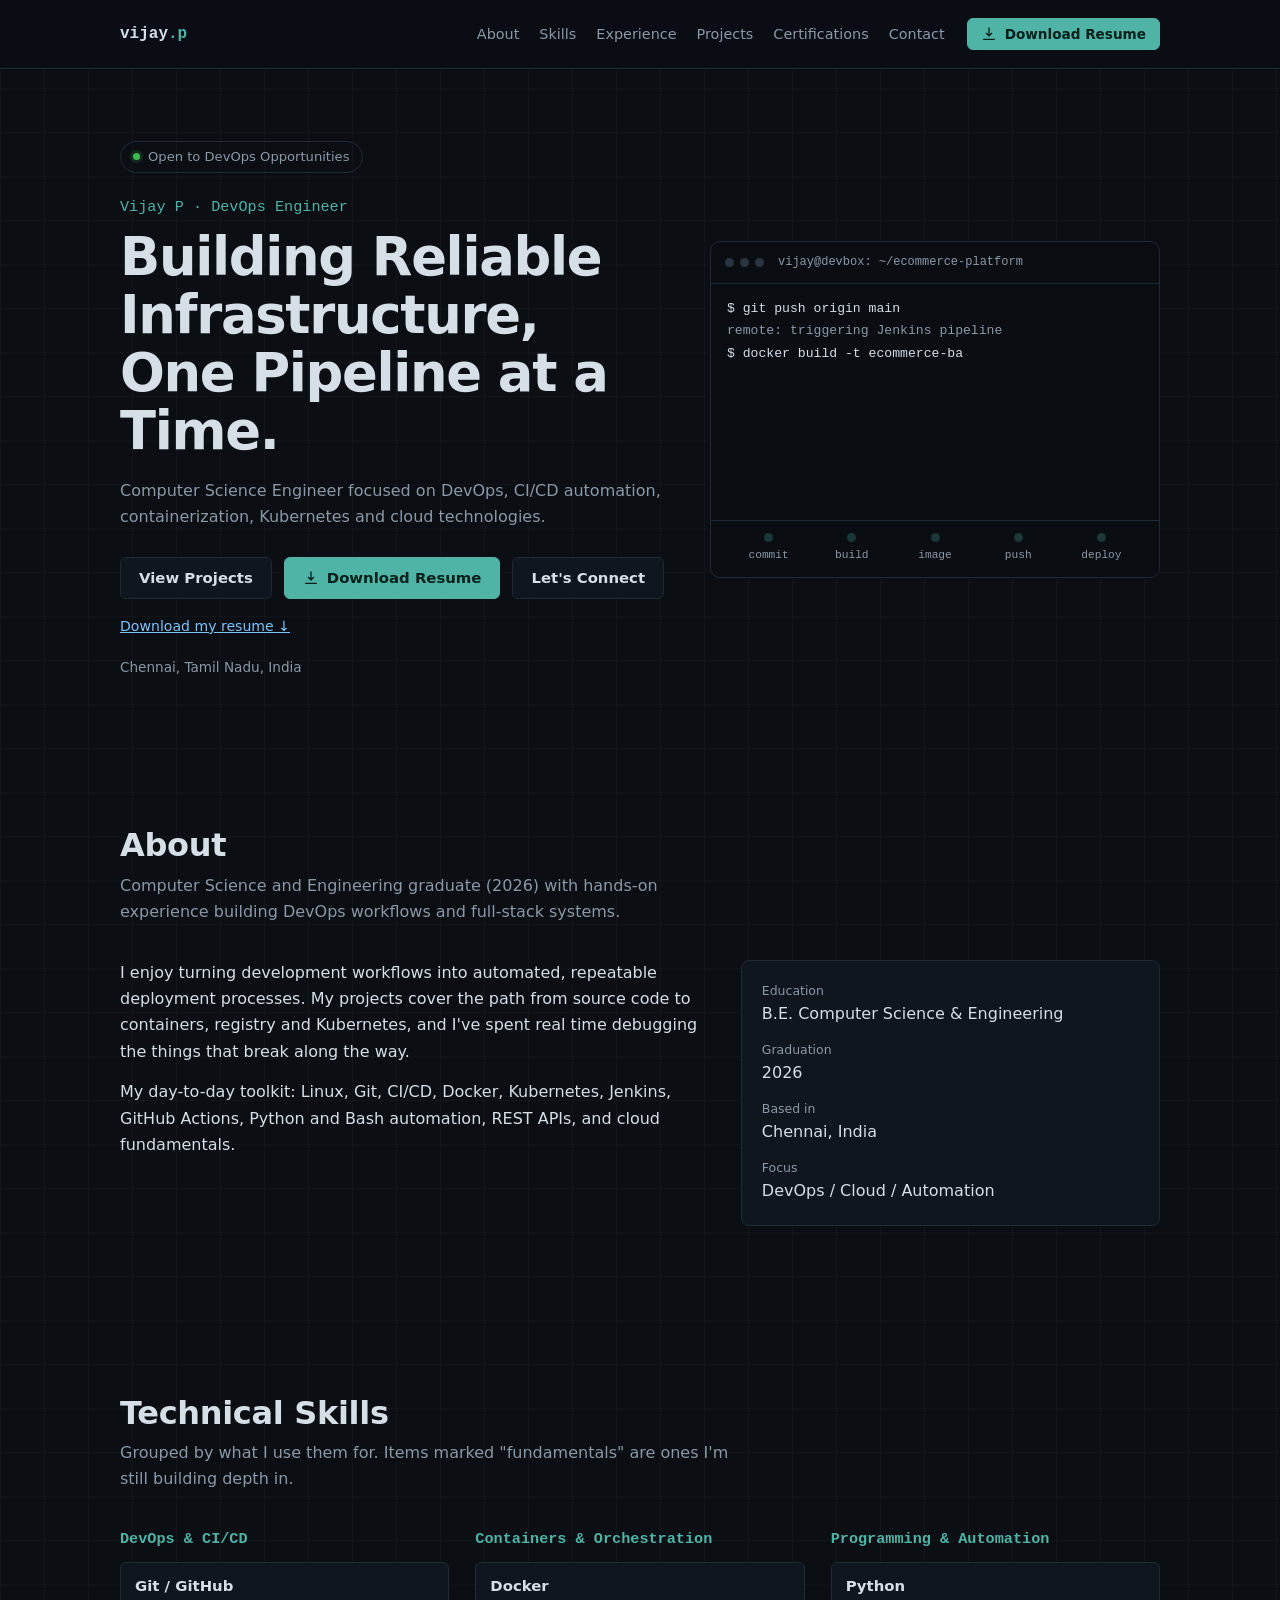
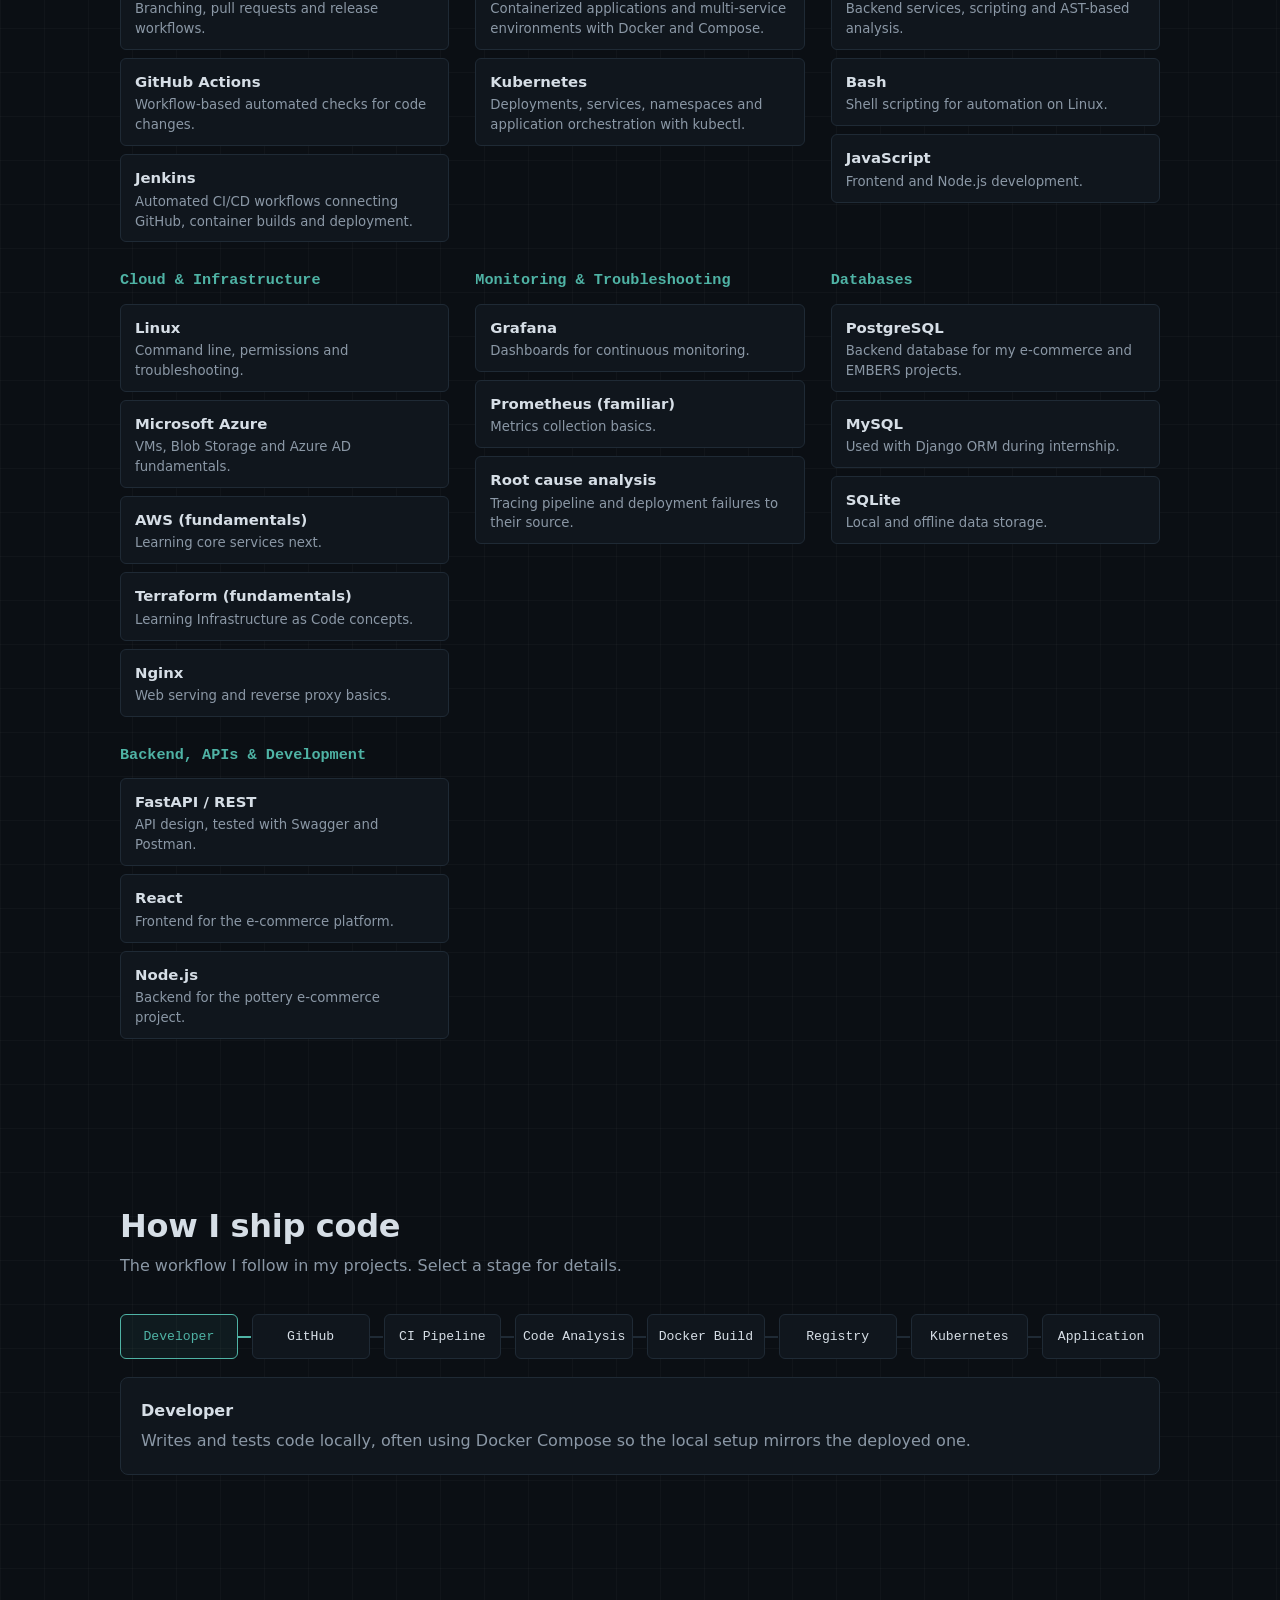
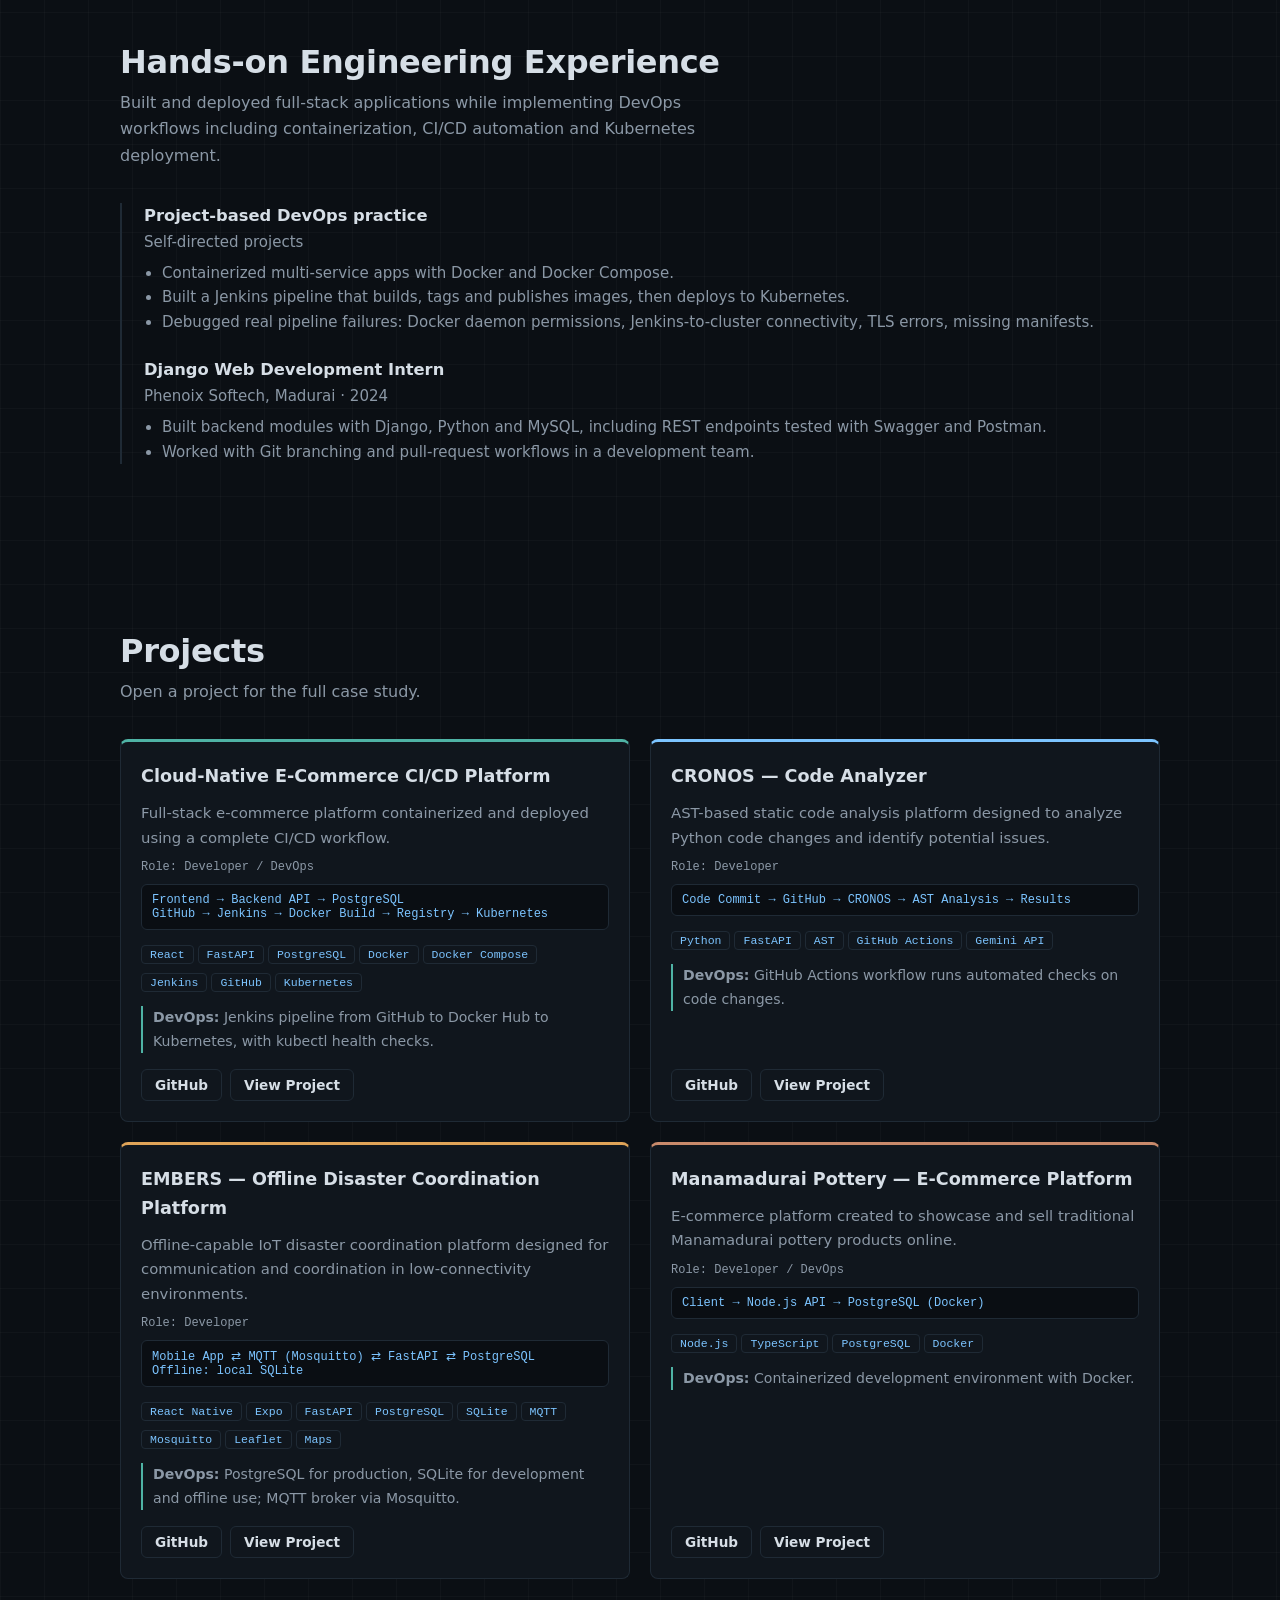
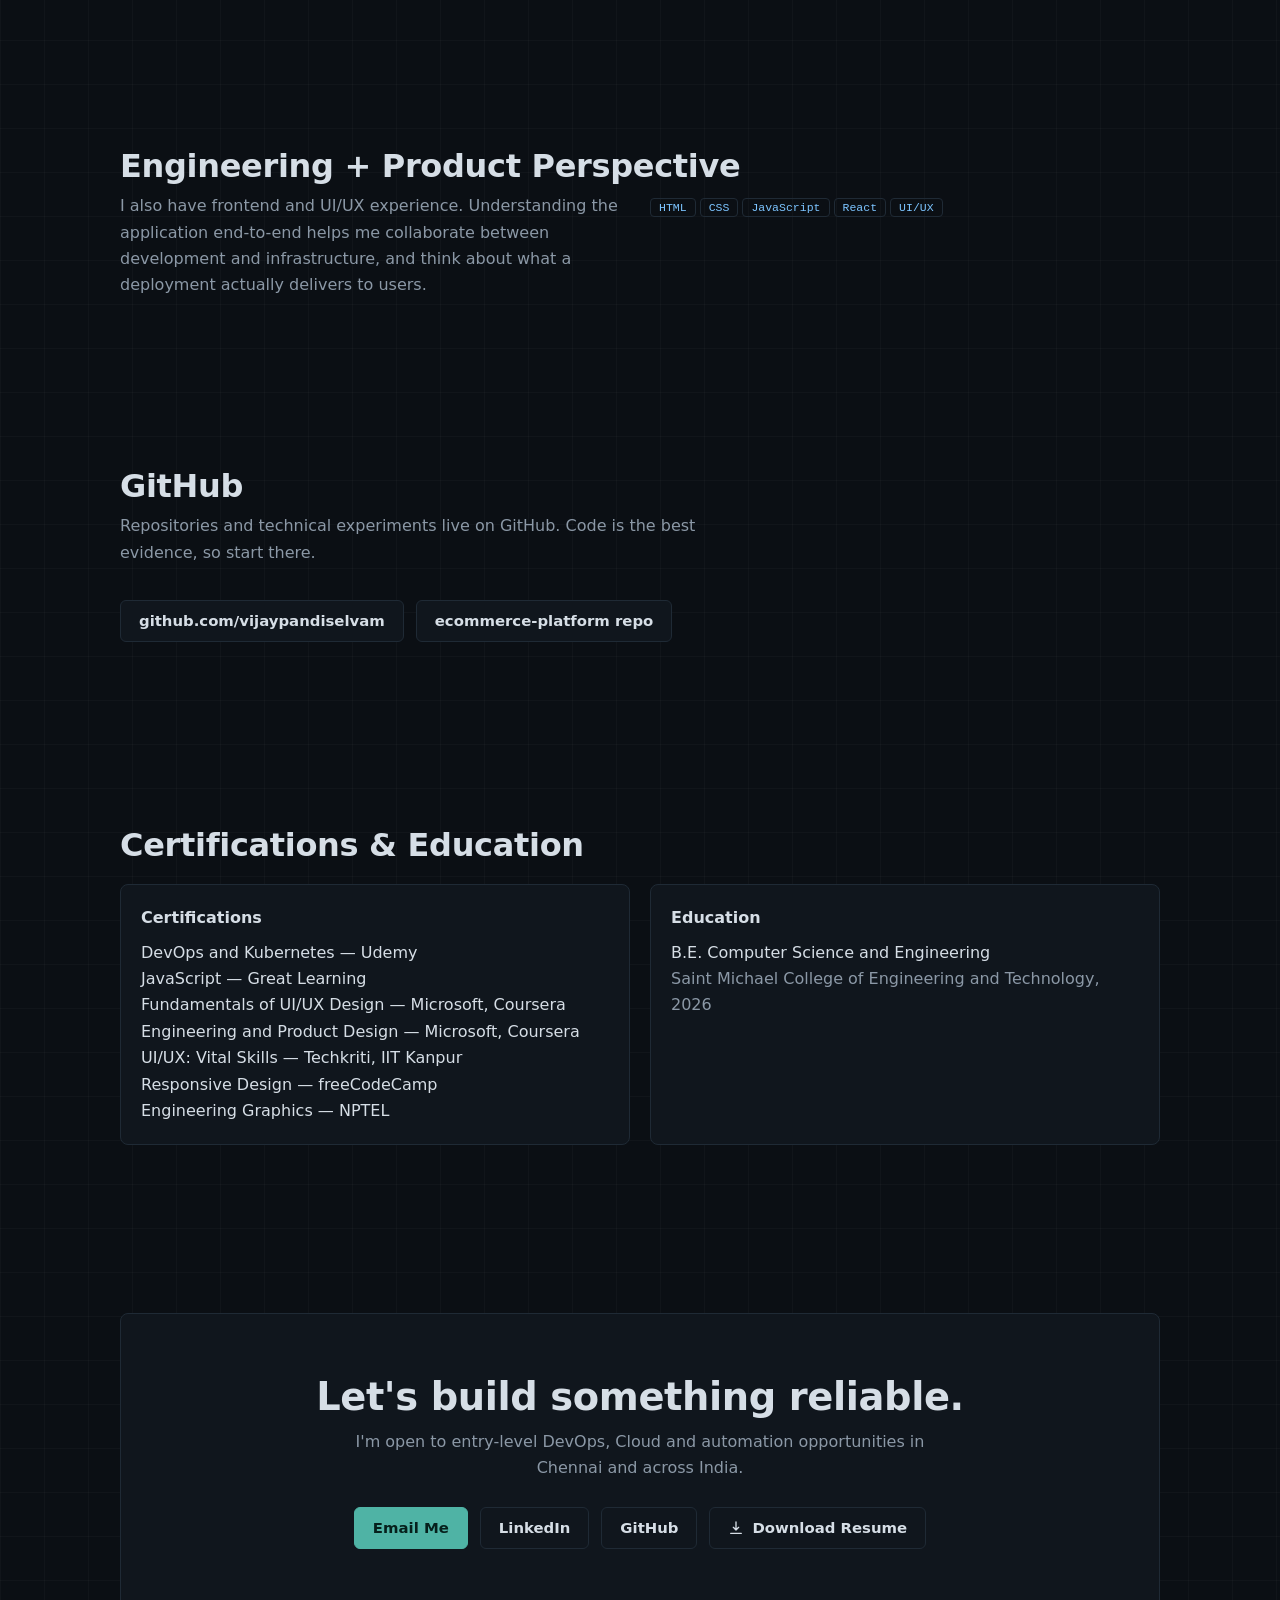
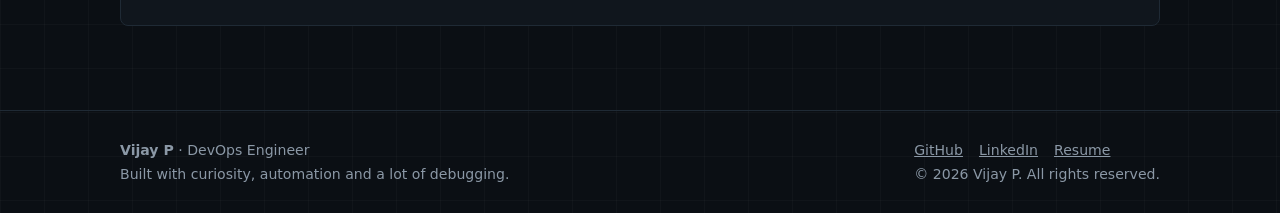
<file: public/index.html>
<!DOCTYPE html>
<html lang="en">
<head>
<meta charset="utf-8">
<meta name="viewport" content="width=device-width,initial-scale=1">
<title>Vijay P | DevOps Engineer | CI/CD | Docker | Kubernetes</title>
<meta name="description" content="Vijay P is a Computer Science Engineer specializing in DevOps, CI/CD automation, Docker, Kubernetes, Jenkins and cloud technologies.">
<meta property="og:type" content="website">
<meta property="og:title" content="Vijay P | DevOps Engineer | CI/CD | Docker | Kubernetes">
<meta property="og:description" content="Computer Science Engineer focused on DevOps, CI/CD automation, containerization, Kubernetes and cloud technologies.">
<meta name="theme-color" content="#0b0f14">
<link rel="icon" href="data:image/svg+xml,<svg xmlns='http://www.w3.org/2000/svg' viewBox='0 0 32 32'><rect width='32' height='32' rx='6' fill='%230b0f14'/><text x='16' y='22' font-size='16' text-anchor='middle' fill='%234fb3a5' font-family='monospace'>vp</text></svg>">
<style>
:root{--bg:#0b0f14;--pn:#10161d;--bd:#1f2a35;--tx:#d6dee6;--mu:#8b98a6;--ac:#4fb3a5;--ac2:#7cc4ff;--r:8px;--mono:ui-monospace,"JetBrains Mono","SF Mono",Menlo,Consolas,monospace;--sans:system-ui,-apple-system,"Segoe UI",Roboto,sans-serif}
*{box-sizing:border-box;margin:0}html{scroll-behavior:smooth;scroll-padding-top:72px}
body{background:var(--bg);color:var(--tx);font:16px/1.65 var(--sans);overflow-x:hidden;background-image:linear-gradient(#ffffff06 1px,transparent 1px),linear-gradient(90deg,#ffffff06 1px,transparent 1px);background-size:44px 44px}
a{color:inherit}img,svg{max-width:100%}
:focus-visible{outline:2px solid var(--ac2);outline-offset:3px}
.w{max-width:1080px;margin:0 auto;padding:0 20px}
section{padding:84px 0}
h2{font-size:clamp(1.5rem,3vw,2rem);line-height:1.2;margin-bottom:8px;letter-spacing:-.01em}
.sub{color:var(--mu);max-width:62ch;margin-bottom:34px}
.mono{font-family:var(--mono)}
/* nav */
header{position:sticky;top:0;z-index:20;background:#0b0f14e6;backdrop-filter:blur(8px);border-bottom:1px solid var(--bd);transition:padding .2s}
.nv{display:flex;align-items:center;gap:22px;height:68px;transition:height .2s}
header.sm .nv{height:52px}
.logo{font-weight:700;text-decoration:none;font-family:var(--mono);margin-right:auto}
.logo span{color:var(--ac)}
nav ul{display:flex;gap:20px;list-style:none;padding:0}
nav a{color:var(--mu);text-decoration:none;font-size:.9rem;transition:color .15s}nav a:hover{color:var(--tx)}
.btn{display:inline-flex;align-items:center;gap:8px;padding:11px 18px;border-radius:6px;border:1px solid var(--bd);background:var(--pn);color:var(--tx);text-decoration:none;font:600 .93rem var(--sans);cursor:pointer;transition:transform .15s,border-color .15s,background .15s}
.btn:hover{transform:translateY(-2px);border-color:var(--ac)}
.btn.p{background:var(--ac);border-color:var(--ac);color:#06201c}.btn.p:hover{background:#63c4b6}
.btn.s{padding:7px 13px;font-size:.85rem}
.btn svg{width:16px;height:16px}
#mb{display:none;background:none;border:1px solid var(--bd);color:var(--tx);border-radius:6px;width:40px;height:38px;font-size:1.2rem;cursor:pointer}
/* hero */
#hero{padding:72px 0 64px}
.hg{display:grid;grid-template-columns:1.1fr .9fr;gap:40px;align-items:center}
.st{display:inline-flex;align-items:center;gap:8px;font-size:.82rem;color:var(--mu);border:1px solid var(--bd);border-radius:20px;padding:4px 12px;margin-bottom:22px}
.st i{width:7px;height:7px;border-radius:50%;background:#3fb950;box-shadow:0 0 0 3px #3fb95026}
h1{font-size:clamp(2rem,5vw,3.3rem);line-height:1.1;letter-spacing:-.025em;margin-bottom:18px}
.id{font-family:var(--mono);color:var(--ac);margin-bottom:8px;font-size:.95rem}
.lead{color:var(--mu);max-width:54ch;margin-bottom:26px}
.cta{display:flex;flex-wrap:wrap;gap:12px;margin-bottom:16px}
.dl{font-size:.88rem;color:var(--mu)}.dl a{color:var(--ac2)}
.loc{font-size:.85rem;color:var(--mu);margin-top:18px}
.term{background:#0a0e13;border:1px solid var(--bd);border-radius:10px;font:.82rem/1.7 var(--mono);overflow:hidden}
.tb{display:flex;gap:6px;padding:10px 14px;border-bottom:1px solid var(--bd);align-items:center;color:var(--mu);font-size:.75rem}
.tb b{width:9px;height:9px;border-radius:50%;background:#2a3541}
.tb span{margin-left:8px}
#tt{padding:14px 16px;min-height:236px;white-space:pre-wrap;word-break:break-word}
.o{color:var(--mu)}.g{color:#3fb950}.c::after{content:"▌";animation:bl 1s steps(2) infinite;color:var(--ac)}
@keyframes bl{50%{opacity:0}}
.mini{display:flex;align-items:center;padding:12px 16px;border-top:1px solid var(--bd);gap:0}
.mini span{font-size:.7rem;color:var(--mu);text-align:center;flex:1}
.mini span::before{content:"";display:block;width:9px;height:9px;border-radius:50%;background:var(--ac);margin:0 auto 4px;opacity:.25;animation:pp 5s infinite}
.mini span:nth-child(2)::before{animation-delay:1s}.mini span:nth-child(3)::before{animation-delay:2s}.mini span:nth-child(4)::before{animation-delay:3s}.mini span:nth-child(5)::before{animation-delay:4s}
@keyframes pp{0%,20%,100%{opacity:.25}8%{opacity:1}}
/* about/skills */
.ab{display:grid;grid-template-columns:1.4fr 1fr;gap:34px}
.ab p+p{margin-top:14px}
.card{background:var(--pn);border:1px solid var(--bd);border-radius:var(--r);padding:20px}
.pf dt{font-size:.78rem;color:var(--mu)}.pf dd{margin-bottom:12px}.pf dd:last-child{margin:0}
.sg{display:grid;grid-template-columns:repeat(auto-fit,minmax(300px,1fr));gap:26px}
.sg h3,.sg h4{font-size:.95rem;margin-bottom:10px;font-family:var(--mono);color:var(--ac)}
.sk{display:grid;gap:8px}
.sk div{border:1px solid var(--bd);border-radius:6px;padding:10px 14px;background:var(--pn);transition:border-color .15s}
.sk div:hover{border-color:#34495c}
.sk b{font-size:.93rem}.sk small{display:block;color:var(--mu);font-size:.83rem;line-height:1.5}
.tag{display:inline-block;font:.72rem var(--mono);color:var(--ac2);border:1px solid var(--bd);padding:2px 8px;border-radius:4px;margin:0 4px 4px 0}
.tag.l{color:var(--mu)}
/* workflow */
.fl{display:flex;flex-wrap:wrap;gap:0;align-items:stretch;margin-bottom:18px}
.fl button{flex:1 1 100px;background:var(--pn);border:1px solid var(--bd);color:var(--tx);padding:14px 6px;font:.82rem var(--mono);cursor:pointer;position:relative;margin-right:14px;border-radius:6px;transition:border-color .15s,background .15s}
.fl button:last-child{margin:0}
.fl button::after{content:"";position:absolute;left:100%;top:50%;width:14px;height:2px;background:var(--bd)}
.fl button:last-child::after{display:none}
.fl button:hover{border-color:#34495c}
.fl button[aria-selected=true]{border-color:var(--ac);background:#4fb3a512;color:var(--ac)}
.fl button[aria-selected=true]::after{background:var(--ac)}
#fd{min-height:88px}#fd h3{font-size:1rem;margin-bottom:4px}#fd p{color:var(--mu)}
/* experience */
.tl{border-left:2px solid var(--bd);padding-left:22px;display:grid;gap:22px}
.tl h3{font-size:1.02rem}.tl p,.tl li{color:var(--mu);font-size:.94rem}.tl ul{padding-left:18px;margin-top:6px}
/* projects */
.pg{display:grid;grid-template-columns:repeat(2,1fr);gap:20px}
.pj{display:flex;flex-direction:column;gap:10px;transition:transform .2s,border-color .2s;position:relative}
.pj:hover,.pj:focus-within{transform:translateY(-4px);border-color:var(--ac)}
.pj h3{font-size:1.1rem}.pj p{color:var(--mu);font-size:.93rem}
.pj .role{font:.75rem var(--mono);color:var(--mu)}
.pj .dv{font-size:.88rem;border-left:2px solid var(--ac);padding-left:10px}
.pj .ar{font:.75rem var(--mono);color:var(--ac2);background:#0a0e13;border:1px solid var(--bd);border-radius:6px;padding:8px 10px;overflow-wrap:anywhere}
.pj .bt{display:flex;gap:8px;flex-wrap:wrap;margin-top:auto;padding-top:6px}
.pj.cr{border-top:3px solid var(--ac2)}.pj.em{border-top:3px solid #e0a458}.pj.po{border-top:3px solid #c98a6b}.pj.ec{border-top:3px solid var(--ac)}
dialog{background:var(--bg);color:var(--tx);border:1px solid var(--bd);border-radius:12px;width:min(820px,94vw);max-height:90vh;padding:0}
dialog::backdrop{background:#000b;}
dialog[open]{animation:dg .2s ease-out}@keyframes dg{from{opacity:0;transform:translateY(10px)}}
.dh{position:sticky;top:0;background:var(--bg);border-bottom:1px solid var(--bd);padding:16px 22px;display:flex;justify-content:space-between;gap:12px;align-items:start}
.dh h3{font-size:1.15rem}
.db{padding:6px 22px 24px}.db h4{font:600 .82rem var(--mono);color:var(--ac);margin:22px 0 6px}
.db p,.db li{color:var(--mu);font-size:.94rem}.db ul{padding-left:18px}
.db pre{font:.78rem/1.6 var(--mono);background:#0a0e13;border:1px solid var(--bd);border-radius:6px;padding:12px;overflow-x:auto;color:var(--ac2)}
/* misc */
.two{display:grid;grid-template-columns:1fr 1fr;gap:20px}
.ct{text-align:center;padding:60px 20px}.ct h2{font-size:clamp(1.7rem,4vw,2.4rem)}.ct .sub{margin:0 auto 26px}.ct .cta{justify-content:center}
footer{border-top:1px solid var(--bd);padding:28px 0;color:var(--mu);font-size:.88rem}
.fw{display:flex;flex-wrap:wrap;justify-content:space-between;gap:16px}
footer a{color:var(--mu);margin-right:16px}footer a:hover{color:var(--tx)}
.rv{opacity:0;transform:translateY(14px);transition:opacity .5s,transform .5s}.rv.in{opacity:1;transform:none}
@media(max-width:860px){
 #mb{display:block}nav{position:absolute;top:100%;left:0;right:0;background:var(--bg);border-bottom:1px solid var(--bd);display:none;padding:12px 20px}
 nav.o1{display:block}nav ul{flex-direction:column;gap:14px}
 .hg,.ab,.pg,.two{grid-template-columns:1fr}.nv>.btn.s{display:none}section{padding:60px 0}
 .fl button{flex:1 1 44%;margin:0 0 10px}.fl button::after{display:none}
}
@media(prefers-reduced-motion:reduce){*{animation:none!important;transition:none!important;scroll-behavior:auto!important}.rv{opacity:1;transform:none}}
</style>
</head>
<body>
<svg width="0" height="0" style="position:absolute"><symbol id="dli" viewBox="0 0 24 24" fill="none" stroke="currentColor" stroke-width="2" stroke-linecap="round" stroke-linejoin="round"><path d="M12 3v12m0 0l-4-4m4 4l4-4M4 20h16"/></symbol></svg>

<header id="hd"><div class="w nv">
<a class="logo" href="#hero">vijay<span>.p</span></a>
<button id="mb" aria-label="Toggle menu" aria-expanded="false" aria-controls="nav">☰</button>
<nav id="nav" aria-label="Main"><ul>
<li><a href="#about">About</a></li><li><a href="#skills">Skills</a></li><li><a href="#experience">Experience</a></li><li><a href="#projects">Projects</a></li><li><a href="#certs">Certifications</a></li><li><a href="#contact">Contact</a></li>
</ul></nav>
<a class="btn s p" data-resume download><svg><use href="#dli"/></svg>Download Resume</a>
</div></header>

<main>
<section id="hero"><div class="w hg">
<div>
<div class="st"><i></i>Open to DevOps Opportunities</div>
<p class="id">Vijay P · DevOps Engineer</p>
<h1>Building Reliable Infrastructure,<br>One Pipeline at a Time.</h1>
<p class="lead">Computer Science Engineer focused on DevOps, CI/CD automation, containerization, Kubernetes and cloud technologies.</p>
<div class="cta">
<a class="btn" href="#projects">View Projects</a>
<a class="btn p" data-resume download><svg><use href="#dli"/></svg>Download Resume</a>
<a class="btn" href="#contact">Let's Connect</a>
</div>
<p class="dl"><a data-resume download>Download my resume ↓</a></p>
<p class="loc">Chennai, Tamil Nadu, India</p>
</div>
<div class="term" aria-hidden="true">
<div class="tb"><b></b><b></b><b></b><span>vijay@devbox: ~/ecommerce-platform</span></div>
<div id="tt"></div>
<div class="mini"><span>commit</span><span>build</span><span>image</span><span>push</span><span>deploy</span></div>
</div>
</div></section>

<section id="about"><div class="w">
<h2>About</h2><p class="sub">Computer Science and Engineering graduate (2026) with hands-on experience building DevOps workflows and full-stack systems.</p>
<div class="ab rv">
<div>
<p>I enjoy turning development workflows into automated, repeatable deployment processes. My projects cover the path from source code to containers, registry and Kubernetes, and I've spent real time debugging the things that break along the way.</p>
<p>My day-to-day toolkit: Linux, Git, CI/CD, Docker, Kubernetes, Jenkins, GitHub Actions, Python and Bash automation, REST APIs, and cloud fundamentals.</p>
</div>
<dl class="card pf">
<dt>Education</dt><dd>B.E. Computer Science &amp; Engineering</dd>
<dt>Graduation</dt><dd>2026</dd>
<dt>Based in</dt><dd>Chennai, India</dd>
<dt>Focus</dt><dd>DevOps / Cloud / Automation</dd>
</dl></div></div></section>

<section id="skills"><div class="w">
<h2>Technical Skills</h2><p class="sub">Grouped by what I use them for. Items marked "fundamentals" are ones I'm still building depth in.</p>
<div class="sg rv" id="sg"></div>
</div></section>

<section id="workflow"><div class="w">
<h2>How I ship code</h2><p class="sub">The workflow I follow in my projects. Select a stage for details.</p>
<div class="fl" id="fl" role="tablist" aria-label="DevOps workflow stages"></div>
<div class="card" id="fd" role="tabpanel" aria-live="polite"></div>
</div></section>

<section id="experience"><div class="w">
<h2>Hands-on Engineering Experience</h2>
<p class="sub">Built and deployed full-stack applications while implementing DevOps workflows including containerization, CI/CD automation and Kubernetes deployment.</p>
<div class="tl rv">
<div><h3>Project-based DevOps practice</h3><p>Self-directed projects</p>
<ul><li>Containerized multi-service apps with Docker and Docker Compose.</li><li>Built a Jenkins pipeline that builds, tags and publishes images, then deploys to Kubernetes.</li><li>Debugged real pipeline failures: Docker daemon permissions, Jenkins-to-cluster connectivity, TLS errors, missing manifests.</li></ul></div>
<div><h3>Django Web Development Intern</h3><p>Phenoix Softech, Madurai · 2024</p>
<ul><li>Built backend modules with Django, Python and MySQL, including REST endpoints tested with Swagger and Postman.</li><li>Worked with Git branching and pull-request workflows in a development team.</li></ul></div>
</div></div></section>

<section id="projects"><div class="w">
<h2>Projects</h2><p class="sub">Open a project for the full case study.</p>
<div class="pg" id="pg"></div>
</div></section>

<section id="perspective"><div class="w">
<h2>Engineering + Product Perspective</h2>
<div class="two"><p class="sub" style="margin:0">I also have frontend and UI/UX experience. Understanding the application end-to-end helps me collaborate between development and infrastructure, and think about what a deployment actually delivers to users.</p>
<p><span class="tag">HTML</span><span class="tag">CSS</span><span class="tag">JavaScript</span><span class="tag">React</span><span class="tag">UI/UX</span></p></div>
</div></section>

<section id="github"><div class="w">
<h2>GitHub</h2><p class="sub">Repositories and technical experiments live on GitHub. Code is the best evidence, so start there.</p>
<div class="cta"><a class="btn" href="https://github.com/cythonvijay" target="_blank" rel="noopener">github.com/vijaypandiselvam</a><a class="btn" href="https://github.com/cythonvijay/ecommerce-platform" target="_blank" rel="noopener">ecommerce-platform repo</a></div>
</div></section>

<section id="certs"><div class="w">
<h2>Certifications &amp; Education</h2>
<div class="two rv" style="margin-top:20px">
<div class="card"><h3 style="font-size:1rem;margin-bottom:8px">Certifications</h3>
<p>DevOps and Kubernetes — Udemy</p><p>JavaScript — Great Learning</p><p>Fundamentals of UI/UX Design — Microsoft, Coursera</p><p>Engineering and Product Design — Microsoft, Coursera</p><p>UI/UX: Vital Skills — Techkriti, IIT Kanpur</p><p>Responsive Design — freeCodeCamp</p><p>Engineering Graphics — NPTEL</p></div>
<div class="card"><h3 style="font-size:1rem;margin-bottom:8px">Education</h3>
<p>B.E. Computer Science and Engineering</p><p class="o">Saint Michael College of Engineering and Technology, 2026</p></div>
</div></div></section>

<section id="contact"><div class="w"><div class="card ct">
<h2>Let's build something reliable.</h2>
<p class="sub">I'm open to entry-level DevOps, Cloud and automation opportunities in Chennai and across India.</p>
<div class="cta">
<a class="btn p" href="mailto:vijaynisha343@gmail.com">Email Me</a>
<a class="btn" href="https://linkedin.com/in/contact-vijay-p" target="_blank" rel="noopener">LinkedIn</a>
<a class="btn" href="https://github.com/cythonvijay" target="_blank" rel="noopener">GitHub</a>
<a class="btn" data-resume download><svg><use href="#dli"/></svg>Download Resume</a>
</div></div></div></section>
</main>

<footer><div class="w fw">
<div><strong>Vijay P</strong> · DevOps Engineer<br>Built with curiosity, automation and a lot of debugging.</div>
<div><a href="https://github.com/cythonvijay" target="_blank" rel="noopener">GitHub</a><a href="https://linkedin.com/in/contact-vijay-p" target="_blank" rel="noopener">LinkedIn</a><a data-resume download href="#">Resume</a><br>© 2026 Vijay P. All rights reserved.</div>
</div></footer>

<dialog id="dlg" aria-labelledby="dt"><div class="dh"><div><h3 id="dt"></h3><span class="role" id="dr"></span></div><button class="btn s" id="dx" aria-label="Close case study">Close</button></div><div class="db" id="dbd"></div></dialog>

<script>
// Single resume asset: replace this file to update every Download Resume button.
const RESUME="Vijay_P_DevOps_Engineer_Resume.pdf";
document.querySelectorAll("[data-resume]").forEach(a=>{a.href=RESUME;a.setAttribute("download","Vijay_P_DevOps_Engineer_Resume.pdf")});
const GH="https://github.com/cythonvijay";
const $=s=>document.querySelector(s),esc=t=>t;
const reduce=matchMedia("(prefers-reduced-motion:reduce)").matches;

// skills
const SK={"DevOps & CI/CD":[["Git / GitHub","Branching, pull requests and release workflows."],["GitHub Actions","Workflow-based automated checks for code changes."],["Jenkins","Automated CI/CD workflows connecting GitHub, container builds and deployment."]],
"Containers & Orchestration":[["Docker","Containerized applications and multi-service environments with Docker and Compose."],["Kubernetes","Deployments, services, namespaces and application orchestration with kubectl."]],
"Programming & Automation":[["Python","Backend services, scripting and AST-based analysis."],["Bash","Shell scripting for automation on Linux."],["JavaScript","Frontend and Node.js development."]],
"Cloud & Infrastructure":[["Linux","Command line, permissions and troubleshooting."],["Microsoft Azure","VMs, Blob Storage and Azure AD fundamentals."],["AWS (fundamentals)","Learning core services next."],["Terraform (fundamentals)","Learning Infrastructure as Code concepts."],["Nginx","Web serving and reverse proxy basics."]],
"Monitoring & Troubleshooting":[["Grafana","Dashboards for continuous monitoring."],["Prometheus (familiar)","Metrics collection basics."],["Root cause analysis","Tracing pipeline and deployment failures to their source."]],
"Databases":[["PostgreSQL","Backend database for my e-commerce and EMBERS projects."],["MySQL","Used with Django ORM during internship."],["SQLite","Local and offline data storage."]],
"Backend, APIs & Development":[["FastAPI / REST","API design, tested with Swagger and Postman."],["React","Frontend for the e-commerce platform."],["Node.js","Backend for the pottery e-commerce project."]]};
$("#sg").innerHTML=Object.entries(SK).map(([g,a])=>`<div><h3>${g}</h3><div class="sk">${a.map(([n,d])=>`<div><b>${n}</b><small>${d}</small></div>`).join("")}</div></div>`).join("");

// workflow
const WF=[["Developer","Writes and tests code locally, often using Docker Compose so the local setup mirrors the deployed one."],["GitHub","Source of truth. Branches and pull requests; pushes trigger the pipeline."],["CI Pipeline","Jenkins pulls the repository and runs the pipeline stages automatically."],["Code Analysis","Static checks before build. CRONOS explores AST-based rule checks for this stage."],["Docker Build","Frontend and backend are built into versioned container images."],["Registry","Images are published to Docker Hub so the cluster can pull them."],["Kubernetes","Manifests for namespaces, deployments and services roll out the new images."],["Application","The running app, verified with post-deployment health checks."]];
const fl=$("#fl");
WF.forEach((s,i)=>{const b=document.createElement("button");b.textContent=s[0];b.setAttribute("role","tab");b.onclick=()=>pick(i);fl.append(b)});
function pick(i){[...fl.children].forEach((b,j)=>b.setAttribute("aria-selected",i==j));$("#fd").innerHTML=`<h3>${WF[i][0]}</h3><p>${WF[i][1]}</p>`}
pick(0);
if(!reduce){let i=0;const t=setInterval(()=>{if(fl.dataset.u)return clearInterval(t);pick(i=(i+1)%WF.length)},2600);fl.addEventListener("click",()=>fl.dataset.u=1)}

// projects
const P=[
{k:"ec",t:"Cloud-Native E-Commerce CI/CD Platform",d:"Full-stack e-commerce platform containerized and deployed using a complete CI/CD workflow.",tags:["React","FastAPI","PostgreSQL","Docker","Docker Compose","Jenkins","GitHub","Kubernetes"],role:"Developer / DevOps",dv:"Jenkins pipeline from GitHub to Docker Hub to Kubernetes, with kubectl health checks.",arch:"Frontend → Backend API → PostgreSQL\nGitHub → Jenkins → Docker Build → Registry → Kubernetes",gh:"https://github.com/cythonvijay/ecommerce-platform",
ov:"A React, FastAPI and PostgreSQL e-commerce application used as a vehicle to build a complete delivery pipeline.",pr:"Getting an app from source code to a running Kubernetes deployment without manual steps.",
im:["Containerized frontend, backend and PostgreSQL with Docker.","Docker Compose environment for local multi-container development.","Kubernetes manifests for Namespaces, Deployments and Services."],
wf:"GitHub → Jenkins → image build and versioning → Docker Hub → kubectl deploy → post-deployment health checks.",
ch:"Docker daemon permission errors, Jenkins-to-cluster connectivity, TLS certificate errors and missing manifests, each traced to root cause.",lr:"Pipelines fail at the boundaries between tools. Reading logs methodically matters more than knowing the tool list."},
{k:"cr",t:"CRONOS — Code Analyzer",d:"AST-based static code analysis platform designed to analyze Python code changes and identify potential issues.",tags:["Python","FastAPI","AST","GitHub Actions","Gemini API"],role:"Developer",dv:"GitHub Actions workflow runs automated checks on code changes.",arch:"Code Commit → GitHub → CRONOS → AST Analysis → Results",gh:GH,
ov:"A tool that checks proposed Python changes against defined rules by parsing code structure, not executing it.",pr:"Catching rule violations in code changes early and automatically, without running or transmitting the source.",
im:["Python AST parsing to inspect code structure.","FastAPI backend exposing the analysis.","GitHub integration and an automated check workflow.","Optional AI-assisted analysis via the Gemini API."],
wf:"Commit → GitHub → GitHub Actions → CRONOS → analysis results.",ch:"Designing rules that flag real issues without noisy false positives.",lr:"How Python's AST works, and how to put a check into a CI gate."},
{k:"em",t:"EMBERS — Offline Disaster Coordination Platform",d:"Offline-capable IoT disaster coordination platform designed for communication and coordination in low-connectivity environments.",tags:["React Native","Expo","FastAPI","PostgreSQL","SQLite","MQTT","Mosquitto","Leaflet","Maps"],role:"Developer",dv:"PostgreSQL for production, SQLite for development and offline use; MQTT broker via Mosquitto.",arch:"Mobile App ⇄ MQTT (Mosquitto) ⇄ FastAPI ⇄ PostgreSQL\nOffline: local SQLite",gh:GH,
ov:"A mobile-first platform for coordination when connectivity is poor or unavailable.",pr:"Disaster areas often lose reliable internet, but people still need to communicate and coordinate.",
im:["React Native and Expo mobile app.","FastAPI backend with PostgreSQL.","MQTT messaging through a Mosquitto broker.","Map-based coordination with Leaflet.","SQLite for local and offline data."],
wf:"Backend and broker run as services; database choice differs between development and production.",ch:"Designing data flow for unreliable networks.",lr:"Offline-first thinking and lightweight messaging with MQTT."},
{k:"po",t:"Manamadurai Pottery — E-Commerce Platform",d:"E-commerce platform created to showcase and sell traditional Manamadurai pottery products online.",tags:["Node.js","TypeScript","PostgreSQL","Docker"],role:"Developer / DevOps",dv:"Containerized development environment with Docker.",arch:"Client → Node.js API → PostgreSQL (Docker)",gh:GH,
ov:"An online catalog concept for traditional pottery from my home town, Manamadurai.",pr:"Local craft products have limited online visibility.",
im:["Product catalog.","Node.js and TypeScript backend API.","PostgreSQL database.","Docker-based development setup."],
wf:"Services run in containers so the environment is the same on any machine.",ch:"Modeling a catalog that suits handmade products.",lr:"Structuring a typed Node.js backend and keeping the environment reproducible."}];
$("#pg").innerHTML=P.map((p,i)=>`<article class="card pj ${p.k} rv"><h3>${p.t}</h3><p>${p.d}</p><div class="role">Role: ${p.role}</div><div class="ar">${p.arch.replace(/\n/g,"<br>")}</div><div>${p.tags.map(t=>`<span class="tag">${t}</span>`).join("")}</div><p class="dv"><b>DevOps:</b> ${p.dv}</p><div class="bt"><a class="btn s" href="${p.gh}" target="_blank" rel="noopener">GitHub</a><button class="btn s" data-i="${i}">View Project</button></div></article>`).join("");
const dlg=$("#dlg");
document.querySelectorAll("[data-i]").forEach(b=>b.onclick=()=>{const p=P[b.dataset.i],L=a=>`<ul>${a.map(x=>`<li>${x}</li>`).join("")}</ul>`,S=(n,h)=>`<h4>${n}</h4>${h}`;
$("#dt").textContent=p.t;$("#dr").textContent="Role: "+p.role;
$("#dbd").innerHTML=S("01 — Overview",`<p>${p.ov}</p>`)+S("02 — Problem",`<p>${p.pr}</p>`)+S("03 — Architecture",`<pre>${p.arch}</pre>`)+S("04 — Implementation",L(p.im))+S("05 — DevOps Workflow",`<p>${p.wf}</p>`)+S("06 — Technologies",`<p>${p.tags.map(t=>`<span class="tag">${t}</span>`).join("")}</p>`)+S("07 — Challenges",`<p>${p.ch}</p>`)+S("08 — What I Learned",`<p>${p.lr}</p>`)+S("09 — Repository",`<p><a href="${p.gh}" target="_blank" rel="noopener" style="color:var(--ac2)">${p.gh.replace("https://","")}</a></p>`);
dlg.showModal();dlg.scrollTop=0});
$("#dx").onclick=()=>dlg.close();dlg.addEventListener("click",e=>{if(e.target===dlg)dlg.close()});

// nav
const hd=$("#hd"),nav=$("#nav"),mb=$("#mb");
addEventListener("scroll",()=>hd.classList.toggle("sm",scrollY>40),{passive:true});
mb.onclick=()=>{const o=nav.classList.toggle("o1");mb.setAttribute("aria-expanded",o)};
nav.addEventListener("click",e=>{if(e.target.tagName=="A"){nav.classList.remove("o1");mb.setAttribute("aria-expanded",false)}});

// reveal
const io=new IntersectionObserver(es=>es.forEach(e=>{if(e.isIntersecting){e.target.classList.add("in");io.unobserve(e.target)}}),{threshold:.1});
document.querySelectorAll(".rv").forEach(el=>io.observe(el));

// terminal
const L=[["$ git push origin main",0],["remote: triggering Jenkins pipeline",1],["$ docker build -t ecommerce-backend .",0],["Successfully built image",1],["$ docker push <registry>/ecommerce-backend",0],["$ kubectl apply -f k8s/",0],["deployment.apps/backend configured","g"],["service/backend unchanged","g"]];
const tt=$("#tt");
function show(n){tt.innerHTML=L.slice(0,n).map(([t,c])=>`<div class="${c===1?"o":c==="g"?"g":""}">${t}</div>`).join("")}
if(reduce)show(L.length);else{let li=0,ci=0,el;(function step(){if(li>=L.length){tt.lastChild.classList.add("c");return}
if(!ci){el=document.createElement("div");if(L[li][1]===1)el.className="o";if(L[li][1]==="g")el.className="g";tt.append(el)}
const [t,c]=L[li];if(c){el.textContent=t;li++;return void setTimeout(step,250)}
el.textContent=t.slice(0,++ci);if(ci>=t.length){ci=0;li++;setTimeout(step,350)}else setTimeout(step,32)})()}
</script>
</body>
</html>
</file>
